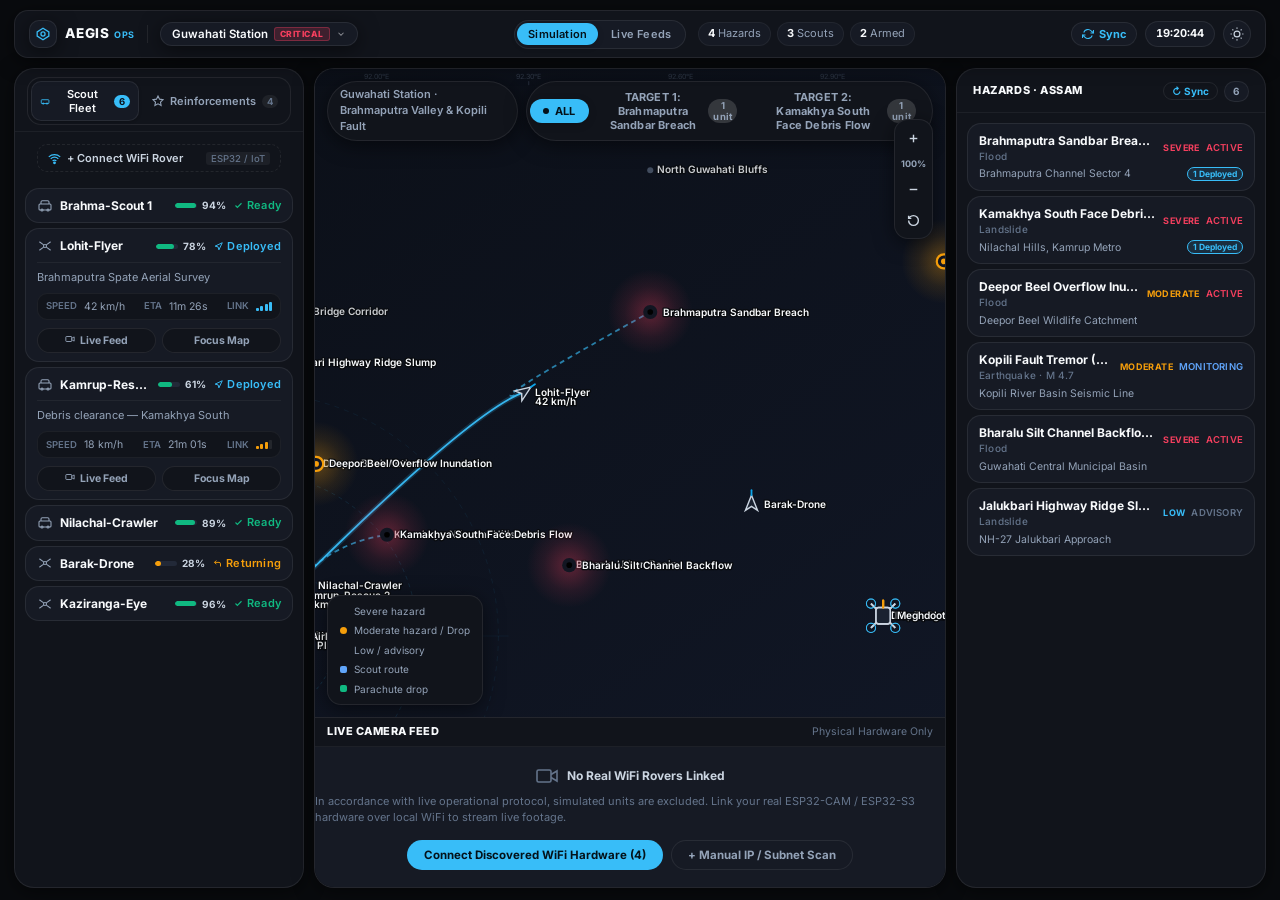
<file: index.html>
<!DOCTYPE html>
<html lang="en">

<head>
  <meta charset="UTF-8">
  <meta name="viewport" content="width=device-width, initial-scale=1.0">
  <title>AEGIS &mdash; Hazard Response &amp; Scout Rover Operations</title>
  <link rel="preconnect" href="https://fonts.googleapis.com">
  <link
    href="https://fonts.googleapis.com/css2?family=Inter:wght@400;500;600;700;800&family=IBM+Plex+Mono:wght@400;500;600;700&display=swap"
    rel="stylesheet">
  <link rel="stylesheet" href="css/dashboard.css">
</head>

<body>
  <div class="app" id="app"></div>

  <!-- Modular Scripts -->
  <script src="js/data.js"></script>
  <script src="js/helpers.js"></script>
  <script src="js/api.js"></script>
  <script src="js/telemetry.js"></script>
  <script src="js/esp32.js"></script>
  <script src="js/map.js"></script>
  <script src="js/feed.js"></script>
  <script src="js/ui.js"></script>
  <script src="js/app.js"></script>
</body>

</html>
</file>
<file: css/dashboard.css>
/* =========================================================
   AEGIS MISSION CONTROL - BENTO-GRID DESIGN SYSTEM
   Supports Light & Dark Modes with Instant Single-Click Toggle
========================================================= */

:root {
  --mono: 'Inter', -apple-system, BlinkMacSystemFont, 'Segoe UI', Roboto, sans-serif;
  --sans: 'Inter', -apple-system, BlinkMacSystemFont, 'Segoe UI', Roboto, sans-serif;
  --radius-xs: 6px;
  --radius-s: 10px;
  --radius-m: 14px;
  --radius-l: 20px;
  --radius-pill: 9999px;
  --transition: all 0.2s cubic-bezier(0.16, 1, 0.3, 1);
}

/* =========================================================
   DARK MODE TOKENS (DEFAULT)
========================================================= */
[data-theme="dark"],
:root {
  --bg-canvas: #090b0e;
  --bg-panel: #11141b;
  --bg-card: #161a24;
  --bg-card-hover: #1c2230;
  --bg-elevated: #222938;
  --bg-dark-widget: #090c12;
  --bg-pill: #1f2533;
  --bg-pill-active: #38bdf8;
  --text-pill-active: #04121a;

  --border-subtle: rgba(255, 255, 255, 0.05);
  --border-card: rgba(255, 255, 255, 0.08);
  --border-card-hover: rgba(255, 255, 255, 0.16);
  --border-focus: #38bdf8;

  --text-0: #f8fafc;
  --text-1: #cbd5e1;
  --text-2: #94a3b8;
  --text-3: #64748b;
  --text-4: #475569;

  --accent-cyan: #38bdf8;
  --accent-cyan-dim: rgba(56, 189, 248, 0.12);
  --accent-emerald: #10b981;
  --accent-emerald-dim: rgba(16, 185, 129, 0.14);
  --accent-amber: #f59e0b;
  --accent-amber-dim: rgba(245, 158, 11, 0.14);
  --accent-rose: #f43f5e;
  --accent-rose-dim: rgba(244, 63, 94, 0.14);
  --accent-blue: #60a5fa;
  --accent-blue-dim: rgba(96, 165, 250, 0.12);
  --accent-orange: #fb923c;

  --shadow-bento: 0 4px 20px rgba(0, 0, 0, 0.5);
  --shadow-float: 0 12px 36px rgba(0, 0, 0, 0.65);
  --map-bg-start: #0e121a;
  --map-bg-end: #07090d;
  --map-coast: #0a0d13;
  --map-terrain: #151b27;
  --map-depot-fill: #141a26;
}

/* =========================================================
   LIGHT MODE TOKENS (ULTRA-CLEAN BENTO REFERENCE)
========================================================= */
[data-theme="light"] {
  --bg-canvas: #f1f3f7;
  --bg-panel: #ffffff;
  --bg-card: #f8fafc;
  --bg-card-hover: #f1f5f9;
  --bg-elevated: #e2e8f0;
  --bg-dark-widget: #11141c;
  --bg-pill: #e2e8f0;
  --bg-pill-active: #0f172a;
  --text-pill-active: #ffffff;

  --border-subtle: rgba(0, 0, 0, 0.04);
  --border-card: rgba(0, 0, 0, 0.07);
  --border-card-hover: rgba(0, 0, 0, 0.14);
  --border-focus: #0284c7;

  --text-0: #090d16;
  --text-1: #334155;
  --text-2: #64748b;
  --text-3: #94a3b8;
  --text-4: #cbd5e1;

  --accent-cyan: #0284c7;
  --accent-cyan-dim: rgba(2, 132, 199, 0.1);
  --accent-emerald: #059669;
  --accent-emerald-dim: rgba(5, 150, 105, 0.12);
  --accent-amber: #d97706;
  --accent-amber-dim: rgba(217, 119, 6, 0.12);
  --accent-rose: #e11d48;
  --accent-rose-dim: rgba(225, 29, 72, 0.1);
  --accent-blue: #2563eb;
  --accent-blue-dim: rgba(37, 99, 235, 0.1);
  --accent-orange: #ea580c;

  --shadow-bento: 0 1px 3px rgba(0, 0, 0, 0.03), 0 8px 24px rgba(0, 0, 0, 0.04);
  --shadow-float: 0 16px 40px rgba(0, 0, 0, 0.12);
  --map-bg-start: #f8fafc;
  --map-bg-end: #edf2f7;
  --map-coast: #e2e8f0;
  --map-terrain: #cbd5e1;
  --map-depot-fill: #ffffff;
}

/* ---------- RESET & GLOBAL LAYOUT ---------- */
*,
*::before,
*::after {
  box-sizing: border-box;
  margin: 0;
  padding: 0;
}

html,
body {
  height: 100%;
  width: 100%;
  background: var(--bg-canvas);
  color: var(--text-1);
  font-family: var(--sans);
  font-size: 13px;
  line-height: 1.45;
  overflow: hidden;
  -webkit-font-smoothing: antialiased;
  -moz-osx-font-smoothing: grayscale;
  transition: background-color 0.25s ease, color 0.25s ease;
}

::selection {
  background: var(--accent-cyan-dim);
  color: var(--accent-cyan);
}

button {
  font-family: inherit;
  font-size: inherit;
  color: inherit;
  background: none;
  border: none;
  cursor: pointer;
  outline: none;
}

button:focus-visible,
[tabindex]:focus-visible,
input:focus-visible {
  outline: 2px solid var(--border-focus);
  outline-offset: 1px;
}

input {
  font-family: inherit;
  color: inherit;
}

::-webkit-scrollbar {
  width: 5px;
  height: 5px;
}

::-webkit-scrollbar-track {
  background: transparent;
}

::-webkit-scrollbar-thumb {
  background: var(--border-card);
  border-radius: var(--radius-pill);
}

::-webkit-scrollbar-thumb:hover {
  background: var(--text-3);
}

/* =========================================================
   APP SHELL (PADDED BENTO WRAPPER)
========================================================= */
.app {
  height: 100vh;
  display: flex;
  flex-direction: column;
  padding: 10px 14px 12px;
  gap: 10px;
  background: var(--bg-canvas);
}

/* =========================================================
   CONSOLIDATED COMMAND HEADER (48PX TACTICAL BAR)
========================================================= */
.topbar {
  display: flex;
  align-items: center;
  justify-content: space-between;
  padding: 0 14px;
  height: 48px;
  flex: 0 0 48px;
  background: var(--bg-panel);
  border: 1px solid var(--border-card);
  border-radius: var(--radius-m);
  box-shadow: var(--shadow-bento);
  z-index: 20;
  gap: 12px;
}

.topbar-left {
  display: flex;
  align-items: center;
  gap: 12px;
  flex: none;
}

.topbar-v-divider {
  width: 1px;
  height: 18px;
  background: var(--border-card);
  flex: none;
}

.brand {
  display: flex;
  align-items: center;
  gap: 8px;
}

.brand-mark {
  width: 28px;
  height: 28px;
  border-radius: var(--radius-s);
  background: var(--bg-card);
  border: 1px solid var(--border-card);
  display: flex;
  align-items: center;
  justify-content: center;
  flex: none;
  box-shadow: var(--shadow-bento);
  color: var(--accent-cyan);
}

.brand-mark svg {
  width: 14px;
  height: 14px;
}

.brand-text {
  display: flex;
  align-items: baseline;
  gap: 4px;
}

.brand-name {
  font-weight: 800;
  font-size: 13.5px;
  letter-spacing: 0.8px;
  color: var(--text-0);
  line-height: 1;
}

.brand-sub {
  font-size: 9px;
  color: var(--accent-cyan);
  letter-spacing: 0.5px;
  text-transform: uppercase;
  font-weight: 700;
}

/* ---------- CENTER NAVIGATION & STATUS CHIPS ---------- */
.topbar-center {
  display: flex;
  align-items: center;
  gap: 12px;
  min-width: 0;
}

.mode-switch {
  display: flex;
  align-items: center;
  background: var(--bg-card);
  border: 1px solid var(--border-card);
  border-radius: var(--radius-pill);
  padding: 2.5px;
  gap: 2px;
  flex: none;
}

.mode-switch button {
  display: flex;
  align-items: center;
  gap: 5px;
  padding: 4px 11px;
  border-radius: var(--radius-pill);
  font-size: 11px;
  font-weight: 600;
  color: var(--text-2);
  letter-spacing: 0.2px;
  transition: var(--transition);
}

.mode-switch button:hover {
  color: var(--text-0);
}

.mode-switch button.active {
  background: var(--bg-pill-active);
  color: var(--text-pill-active);
  box-shadow: 0 2px 6px rgba(0, 0, 0, 0.15);
}

.mode-switch button.live-active {
  background: var(--accent-amber);
  color: #ffffff;
  box-shadow: 0 2px 6px rgba(245, 158, 11, 0.3);
}

.mode-switch .dot {
  width: 5px;
  height: 5px;
  border-radius: 50%;
  background: var(--text-3);
  flex: none;
}

.mode-switch button.active .dot {
  background: var(--text-pill-active);
}

.mode-switch button.live-active .dot {
  background: #ffffff;
}

.topbar-telemetry-strip {
  display: flex;
  align-items: center;
  gap: 6px;
  overflow: hidden;
}

.topbar-chip {
  display: inline-flex;
  align-items: center;
  gap: 5px;
  padding: 3px 9px;
  background: var(--bg-card);
  border: 1px solid var(--border-subtle);
  border-radius: var(--radius-pill);
  font-size: 11px;
  color: var(--text-2);
  white-space: nowrap;
  user-select: none;
}

.topbar-chip b {
  color: var(--text-0);
  font-weight: 700;
  font-family: var(--mono);
}

.topbar-chip.chip-live {
  background: var(--accent-emerald-dim);
  border-color: var(--accent-emerald);
  color: var(--accent-emerald);
  font-weight: 600;
}

.chip-dot {
  width: 5px;
  height: 5px;
  border-radius: 50%;
  flex: none;
}

.dot-amber {
  background: var(--accent-amber);
  box-shadow: 0 0 5px rgba(245, 158, 11, 0.4);
}

.dot-cyan {
  background: var(--accent-cyan);
  box-shadow: 0 0 5px rgba(56, 189, 248, 0.4);
}

.dot-emerald {
  background: var(--accent-emerald);
  box-shadow: 0 0 5px rgba(16, 185, 129, 0.4);
}

/* ---------- TOPBAR RIGHT CONTROLS ---------- */
.topbar-right {
  display: flex;
  align-items: center;
  gap: 8px;
  flex: none;
}

.topbar-sync-btn {
  display: inline-flex;
  align-items: center;
  gap: 5px;
  padding: 4px 10px;
  background: var(--bg-card);
  border: 1px solid var(--border-card);
  border-radius: var(--radius-pill);
  font-size: 11px;
  font-weight: 700;
  color: var(--accent-cyan);
  transition: var(--transition);
}

.topbar-sync-btn:hover {
  background: var(--accent-cyan-dim);
  border-color: var(--accent-cyan);
  transform: translateY(-1px);
}

.topbar-clock {
  display: flex;
  align-items: center;
  gap: 6px;
  background: var(--bg-card);
  border: 1px solid var(--border-card);
  border-radius: var(--radius-pill);
  padding: 4px 10px;
  font-family: var(--mono);
  font-size: 11px;
  color: var(--text-2);
  font-variant-numeric: tabular-nums;
}

.tc-dot {
  width: 5px;
  height: 5px;
  border-radius: 50%;
  background: var(--accent-emerald);
  box-shadow: 0 0 5px var(--accent-emerald);
}

.topbar-clock b {
  color: var(--text-0);
  font-weight: 700;
}

/* ---------- THEME TOGGLE BUTTON (SINGLE CLICK) ---------- */
.theme-toggle-btn {
  display: flex;
  align-items: center;
  justify-content: center;
  width: 28px;
  height: 28px;
  border-radius: var(--radius-pill);
  background: var(--bg-card);
  border: 1px solid var(--border-card);
  color: var(--text-1);
  transition: var(--transition);
}

.theme-toggle-btn:hover {
  background: var(--bg-card-hover);
  color: var(--text-0);
  border-color: var(--border-card-hover);
  transform: scale(1.05);
}

.theme-toggle-btn svg {
  width: 14px;
  height: 14px;
  transition: transform 0.3s ease;
}

.theme-toggle-btn:hover svg {
  transform: rotate(25deg);
}

/* =========================================================
   MAIN BENTO THREE-COLUMN GRID
========================================================= */
.main {
  flex: 1;
  display: grid;
  grid-template-columns: 290px 1fr 310px;
  gap: 10px;
  min-height: 0;
}

.col {
  min-height: 0;
  display: flex;
  flex-direction: column;
  background: var(--bg-panel);
  border: 1px solid var(--border-card);
  border-radius: var(--radius-l);
  box-shadow: var(--shadow-bento);
  overflow: hidden;
}

.col-header {
  padding: 12px 16px 10px;
  border-bottom: 1px solid var(--border-subtle);
  display: flex;
  align-items: center;
  justify-content: space-between;
  flex: none;
}

.col-title {
  font-size: 11px;
  font-weight: 800;
  letter-spacing: 0.6px;
  text-transform: uppercase;
  color: var(--text-0);
}

.col-count {
  font-family: var(--mono);
  font-size: 10px;
  font-weight: 700;
  color: var(--text-2);
  background: var(--bg-card);
  padding: 2px 8px;
  border-radius: var(--radius-pill);
  border: 1px solid var(--border-card);
}

.col-body {
  flex: 1;
  overflow-y: auto;
  padding: 10px;
}

/* =========================================================
   BENTO ROVER TILES (FLEET ROSTER)
========================================================= */
.rover-card {
  border: 1px solid var(--border-card);
  background: var(--bg-card);
  border-radius: var(--radius-m);
  padding: 8px 11px;
  margin-bottom: 5px;
  cursor: pointer;
  transition: all 0.2s cubic-bezier(0.16, 1, 0.3, 1);
}

.rover-card:hover {
  border-color: var(--border-card-hover);
  background: var(--bg-card-hover);
  transform: translateY(-1px);
}

.rover-card.selected {
  border-color: var(--border-focus);
  background: var(--bg-panel);
  box-shadow: 0 0 12px rgba(56, 189, 248, 0.15);
}

.rover-card.compact-card .rover-top {
  margin-bottom: 0;
}

.rover-card.compact-card.expanded .rover-top {
  margin-bottom: 7px;
}

.rover-top {
  display: flex;
  align-items: center;
  justify-content: space-between;
  gap: 8px;
}

.rover-id {
  display: flex;
  align-items: center;
  gap: 7px;
  min-width: 0;
}

.rover-type-icon {
  width: 16px;
  height: 16px;
  flex: none;
  display: flex;
  align-items: center;
  justify-content: center;
  color: var(--text-2);
}

.rover-name {
  font-weight: 700;
  font-size: 12px;
  color: var(--text-0);
  white-space: nowrap;
  overflow: hidden;
  text-overflow: ellipsis;
}

.rover-compact-right {
  display: flex;
  align-items: center;
  gap: 8px;
  flex: none;
}

.rover-batt-compact {
  display: flex;
  align-items: center;
  gap: 5px;
  font-size: 10px;
  font-family: var(--mono);
  color: var(--text-2);
}

.batt-text {
  font-weight: 700;
  color: var(--text-1);
}

.rover-payload-tag {
  display: inline-block;
  font-size: 9px;
  font-weight: 700;
  padding: 1px 5px;
  border-radius: var(--radius-pill);
  margin-left: 4px;
  vertical-align: middle;
  line-height: 1.2;
}

.rover-payload-tag.armed {
  background: var(--accent-emerald-dim);
  color: var(--accent-emerald);
  border: 1px solid var(--accent-emerald);
}

.rover-payload-tag.empty {
  background: var(--bg-panel);
  color: var(--text-3);
  border: 1px solid var(--border-subtle);
}

.rover-expanded-body {
  margin-top: 7px;
  padding-top: 7px;
  border-top: 1px solid var(--border-subtle);
  animation: fadeInExpand 0.2s cubic-bezier(0.16, 1, 0.3, 1);
}

@keyframes fadeInExpand {
  from {
    opacity: 0;
    transform: translateY(-3px);
  }

  to {
    opacity: 1;
    transform: translateY(0);
  }
}

/* ---------- ROVER STATUS (IN-AIR CLEAN TEXT) ---------- */
.rover-badge {
  display: inline-flex;
  align-items: center;
  gap: 4px;
  font-size: 11px;
  font-weight: 600;
  letter-spacing: 0.2px;
  padding: 0;
  background: transparent;
  border: none;
  box-shadow: none;
  white-space: nowrap;
  line-height: 1;
}

.rover-badge svg {
  flex: none;
}

.badge-ready {
  color: var(--accent-emerald);
}

.badge-deployed {
  color: var(--accent-cyan);
}

.badge-returning {
  color: var(--accent-amber);
}

.badge-offline,
.badge-unavailable {
  color: var(--text-3);
}

.rover-meta {
  font-size: 11px;
  color: var(--text-2);
  margin-bottom: 8px;
  line-height: 1.35;
}

.rover-stats {
  display: flex;
  align-items: center;
  justify-content: space-between;
  font-size: 10.5px;
  color: var(--text-2);
  background: var(--bg-panel);
  padding: 5px 8px;
  border-radius: var(--radius-s);
  border: 1px solid var(--border-subtle);
}

.stat-sub {
  font-size: 9.5px;
  color: var(--text-3);
  font-weight: 600;
  margin-right: 2px;
}

.rover-stat {
  display: flex;
  align-items: center;
  gap: 5px;
}

.rover-empty-live {
  display: flex;
  flex-direction: column;
  align-items: center;
  justify-content: center;
  padding: 32px 14px;
  background: var(--bg-card);
  border: 1px dashed var(--border-card);
  border-radius: var(--radius-m);
  margin: 12px;
  text-align: center;
}

.wifi-empty-icon {
  width: 48px;
  height: 48px;
  border-radius: 50%;
  background: var(--bg-panel);
  border: 1px solid var(--border-card);
  display: flex;
  align-items: center;
  justify-content: center;
  color: var(--accent-cyan);
  box-shadow: var(--shadow-bento);
}

.batt-track {
  width: 22px;
  height: 5px;
  border-radius: var(--radius-pill);
  padding: 0;
  display: inline-flex;
  background: var(--bg-elevated);
  overflow: hidden;
}

.batt-fill {
  height: 100%;
  border-radius: var(--radius-pill);
  background: var(--accent-emerald);
}

.batt-fill.low {
  background: var(--accent-rose);
}

.batt-fill.mid {
  background: var(--accent-amber);
}

.conn-pips {
  display: flex;
  gap: 1.5px;
  align-items: flex-end;
  height: 9px;
}

.conn-pips i {
  width: 3px;
  background: var(--border-card);
  border-radius: 1px;
  display: block;
}

.conn-pips i:nth-child(1) {
  height: 3px;
}

.conn-pips i:nth-child(2) {
  height: 5px;
}

.conn-pips i:nth-child(3) {
  height: 7px;
}

.conn-pips i:nth-child(4) {
  height: 9px;
}

.conn-pips.strong i {
  background: var(--accent-cyan);
}

.conn-pips.moderate i:nth-child(-n+3) {
  background: var(--accent-amber);
}

.conn-pips.weak i:nth-child(-n+1) {
  background: var(--accent-rose);
}

.conn-pips.none i {
  background: var(--border-card);
}

.rover-actions {
  display: flex;
  gap: 6px;
  margin-top: 8px;
}

.mini-btn {
  flex: 1;
  font-size: 10.5px;
  font-weight: 700;
  padding: 5px 10px;
  border-radius: var(--radius-pill);
  background: var(--bg-panel);
  border: 1px solid var(--border-card);
  color: var(--text-2);
  transition: var(--transition);
  text-align: center;
}

.mini-btn:hover {
  color: var(--text-0);
  border-color: var(--border-card-hover);
  background: var(--bg-card-hover);
}

.mini-btn.feed-on {
  background: var(--accent-cyan-dim);
  color: var(--accent-cyan);
  border-color: var(--accent-cyan);
}

/* =========================================================
   BENTO HAZARD CARDS
========================================================= */
/* =========================================================
   BENTO HAZARD CARDS (COMPACT PROGRESSIVE DISCLOSURE)
========================================================= */
.hazard-card {
  border: 1px solid var(--border-card);
  background: var(--bg-card);
  border-radius: var(--radius-m);
  margin-bottom: 5px;
  overflow: hidden;
  transition: all 0.2s cubic-bezier(0.16, 1, 0.3, 1);
}

.hazard-card:hover {
  border-color: var(--border-card-hover);
  background: var(--bg-card-hover);
  transform: translateY(-1px);
}

.hazard-card.selected {
  border-color: var(--accent-amber);
  box-shadow: 0 0 12px rgba(245, 158, 11, 0.15);
  background: var(--bg-panel);
}

.hazard-head {
  padding: 8px 11px;
  cursor: pointer;
}

.hazard-top {
  display: flex;
  align-items: center;
  justify-content: space-between;
  gap: 8px;
  margin-bottom: 3px;
}

.hazard-id {
  display: flex;
  align-items: center;
  gap: 8px;
  min-width: 0;
  flex: 1;
}

.hazard-name {
  font-weight: 700;
  font-size: 12px;
  color: var(--text-0);
  white-space: nowrap;
  overflow: hidden;
  text-overflow: ellipsis;
}

.source-tag {
  font-size: 9px;
  color: var(--accent-cyan);
  font-weight: 700;
  margin-left: 4px;
  padding: 0;
  background: transparent;
  border: none;
  display: inline-block;
}

.hazard-type {
  font-size: 10px;
  color: var(--text-3);
  letter-spacing: 0.2px;
  font-weight: 500;
}

.hazard-badge-row {
  display: flex;
  align-items: center;
  gap: 6px;
  flex: none;
}

.hazard-sev-badge {
  font-size: 9px;
  font-weight: 700;
  letter-spacing: 0.4px;
  padding: 0;
  background: transparent;
  border: none;
  text-transform: uppercase;
}

.hazard-sev-badge.sev-severe {
  color: var(--accent-rose);
}

.hazard-sev-badge.sev-moderate {
  color: var(--accent-amber);
}

.hazard-sev-badge.sev-low {
  color: var(--accent-cyan);
}

.hazard-status-pill {
  font-size: 9.5px;
  font-weight: 600;
  letter-spacing: 0.2px;
  text-transform: uppercase;
  padding: 0;
  background: transparent;
  border: none;
  white-space: nowrap;
}

.status-active {
  color: var(--accent-rose);
}

.status-watch {
  color: var(--accent-amber);
}

.status-monitoring {
  color: var(--accent-blue);
}

.status-advisory {
  color: var(--text-3);
}

.status-contained {
  color: var(--accent-emerald);
}

.hazard-loc-row {
  display: flex;
  align-items: center;
  justify-content: space-between;
  gap: 6px;
  margin-top: 1px;
}

.hazard-loc {
  font-size: 10.5px;
  color: var(--text-2);
  white-space: nowrap;
  overflow: hidden;
  text-overflow: ellipsis;
}

.hz-assigned-chip {
  display: inline-flex;
  align-items: center;
  font-size: 8.5px;
  font-weight: 700;
  color: var(--accent-cyan);
  background: var(--accent-cyan-dim);
  border: 1px solid var(--accent-cyan);
  padding: 1px 5px;
  border-radius: var(--radius-pill);
  line-height: 1.2;
  flex: none;
}

.hazard-expanded-body {
  padding: 0 11px 9px;
  border-top: 1px solid var(--border-subtle);
  background: var(--bg-panel);
  animation: fadeInExpand 0.2s cubic-bezier(0.16, 1, 0.3, 1);
}

.hazard-detail-grid {
  display: grid;
  grid-template-columns: repeat(2, 1fr);
  gap: 6px;
  margin: 7px 0;
}

.detail-field label {
  display: block;
  font-size: 9px;
  color: var(--text-3);
  text-transform: uppercase;
  letter-spacing: 0.4px;
  margin-bottom: 2px;
}

.detail-field span {
  font-size: 11.5px;
  color: var(--text-0);
  font-family: var(--mono);
  font-weight: 600;
}

.deploy-btn {
  width: 100%;
  padding: 8px 12px;
  border-radius: var(--radius-pill);
  font-weight: 700;
  font-size: 11.5px;
  letter-spacing: 0.3px;
  background: var(--accent-cyan);
  color: #ffffff;
  transition: var(--transition);
}

[data-theme="dark"] .deploy-btn {
  background: var(--accent-cyan);
  color: #04121a;
}

.deploy-btn:hover {
  filter: brightness(1.08);
  box-shadow: 0 4px 14px rgba(56, 189, 248, 0.35);
  transform: translateY(-1px);
}

.deploy-btn:disabled {
  background: var(--bg-elevated);
  color: var(--text-3);
  cursor: not-allowed;
  filter: none;
  box-shadow: none;
  transform: none;
}

.assigned-note {
  font-size: 11px;
  color: var(--accent-cyan);
  margin-top: 8px;
  font-weight: 600;
  display: flex;
  align-items: center;
  gap: 6px;
}

/* Hazard Inline Deployment Section */
.hazard-deploy-section {
  margin-top: 10px;
  padding-top: 9px;
  border-top: 1px solid var(--border-subtle);
}

.hds-header {
  display: flex;
  align-items: center;
  justify-content: space-between;
  margin-bottom: 7px;
}

.hds-title {
  font-size: 10.5px;
  font-weight: 700;
  color: var(--text-2);
}

.hds-link-all {
  font-size: 10px;
  font-weight: 700;
  color: var(--accent-cyan);
  background: transparent;
  border: none;
  cursor: pointer;
  padding: 0;
}

.hds-link-all:hover {
  text-decoration: underline;
}

.hds-rovers-list {
  display: flex;
  flex-direction: column;
  gap: 5px;
  margin-bottom: 9px;
}

.hds-rover-row {
  display: flex;
  align-items: center;
  justify-content: space-between;
  padding: 5px 8px;
  background: var(--bg-card);
  border: 1px solid var(--border-subtle);
  border-radius: var(--radius-s);
  transition: all 0.15s ease;
}

.hds-rover-row:hover {
  border-color: var(--border-card);
  background: var(--bg-panel);
}

.hds-rover-info {
  display: flex;
  align-items: center;
  gap: 7px;
  min-width: 0;
  flex: 1;
}

.hds-r-name {
  font-size: 11px;
  font-weight: 700;
  color: var(--text-0);
  white-space: nowrap;
  overflow: hidden;
  text-overflow: ellipsis;
}

.hds-r-meta {
  font-size: 9.5px;
  color: var(--text-3);
}

.hds-deploy-single-btn {
  padding: 3px 8px !important;
  font-size: 10px !important;
  font-weight: 700 !important;
  background: var(--accent-cyan) !important;
  color: #0b0f17 !important;
  border: none !important;
  border-radius: var(--radius-pill) !important;
  cursor: pointer !important;
  flex: none !important;
  transition: all 0.15s ease !important;
}

.hds-deploy-single-btn:hover {
  background: #38bdf8 !important;
}

.hds-empty-notice {
  font-size: 10px;
  color: var(--text-3);
  padding: 6px 4px;
}

.hds-footer-btns {
  display: flex;
  gap: 6px;
}

/* =========================================================
   CENTER / BENTO MAP & VIEWPORT
========================================================= */
.col-center {
  min-height: 0;
  display: flex;
  flex-direction: column;
  background: var(--bg-panel);
  border: 1px solid var(--border-card);
  border-radius: var(--radius-l);
  box-shadow: var(--shadow-bento);
  overflow: hidden;
  height: 100%;
}

.map-wrap {
  flex: 1 1 auto;
  position: relative;
  min-height: 240px;
  background: var(--map-bg-start);
  overflow: hidden;
  cursor: grab;
  user-select: none;
  touch-action: none;
}

.map-wrap.panning {
  cursor: grabbing !important;
}

.map-controls {
  position: absolute;
  top: 50px;
  right: 12px;
  z-index: 10;
  display: flex;
  flex-direction: column;
  align-items: center;
  background: var(--bg-panel);
  border: 1px solid var(--border-card);
  backdrop-filter: blur(12px);
  border-radius: var(--radius-m);
  padding: 4px;
  gap: 3px;
  box-shadow: var(--shadow-bento);
}

.map-ctrl-btn {
  width: 28px;
  height: 28px;
  display: flex;
  align-items: center;
  justify-content: center;
  background: transparent;
  border: 1px solid transparent;
  border-radius: var(--radius-s);
  color: var(--text-1);
  cursor: pointer;
  transition: var(--transition);
}

.map-ctrl-btn:hover {
  background: var(--bg-pill-active);
  color: var(--text-0);
  border-color: var(--border-card);
}

.map-ctrl-btn:active {
  transform: scale(0.92);
}

.map-zoom-val {
  font-family: var(--mono);
  font-size: 9px;
  font-weight: 700;
  color: var(--text-2);
  padding: 2px 2px;
  user-select: none;
}

.map-toolbar {
  position: absolute;
  top: 12px;
  left: 12px;
  right: 12px;
  z-index: 10;
  display: flex;
  align-items: center;
  justify-content: space-between;
  gap: 8px;
  pointer-events: none;
}

.map-toolbar>* {
  pointer-events: auto;
}

.map-chip {
  background: var(--bg-panel);
  border: 1px solid var(--border-card);
  backdrop-filter: blur(10px);
  padding: 5px 12px;
  border-radius: var(--radius-pill);
  font-size: 11px;
  color: var(--text-2);
  display: flex;
  align-items: center;
  gap: 7px;
  font-weight: 600;
  box-shadow: var(--shadow-bento);
}

/* ---------- BENTO MULTI-TARGET SELECTOR ---------- */
.map-view-selector {
  display: flex;
  align-items: center;
  background: var(--bg-panel);
  border: 1px solid var(--border-card);
  backdrop-filter: blur(12px);
  border-radius: var(--radius-pill);
  padding: 3px;
  gap: 2px;
  box-shadow: var(--shadow-bento);
}

.map-view-btn {
  display: flex;
  align-items: center;
  gap: 6px;
  padding: 4px 12px;
  border-radius: var(--radius-pill);
  font-size: 11px;
  font-weight: 700;
  color: var(--text-2);
  letter-spacing: 0.2px;
  transition: var(--transition);
  border: 1px solid transparent;
}

.map-view-btn:hover {
  color: var(--text-0);
}

.map-view-btn.active {
  background: var(--bg-pill-active);
  color: var(--text-pill-active);
  box-shadow: 0 2px 8px rgba(0, 0, 0, 0.15);
}

.map-view-btn.active.target-btn {
  background: var(--accent-amber);
  color: #ffffff;
  box-shadow: 0 2px 8px rgba(245, 158, 11, 0.3);
}

.map-view-btn .target-dot {
  width: 6px;
  height: 6px;
  border-radius: 50%;
  background: var(--text-3);
  flex: none;
}

.map-view-btn.active .target-dot {
  background: var(--text-pill-active);
}

.map-view-btn.active.target-btn .target-dot {
  background: #ffffff;
}

.map-view-btn .rover-cnt {
  font-family: var(--mono);
  font-size: 9.5px;
  padding: 1px 5px;
  border-radius: var(--radius-pill);
  background: rgba(0, 0, 0, 0.15);
}

[data-theme="dark"] .map-view-btn .rover-cnt {
  background: rgba(255, 255, 255, 0.15);
}

/* ---------- BENTO TARGET HUD OVERLAY CARD (INSET WIDGET) ---------- */
.target-hud-overlay {
  position: absolute;
  top: 52px;
  left: 12px;
  z-index: 10;
  background: var(--bg-dark-widget);
  color: #f8fafc;
  border: 1px solid rgba(255, 255, 255, 0.1);
  backdrop-filter: blur(14px);
  border-radius: var(--radius-m);
  padding: 12px 14px;
  min-width: 270px;
  max-width: 320px;
  box-shadow: var(--shadow-float);
  display: flex;
  flex-direction: column;
  gap: 8px;
}

.target-hud-header {
  display: flex;
  flex-direction: column;
  gap: 3px;
  border-bottom: 1px solid rgba(255, 255, 255, 0.1);
  padding-bottom: 6px;
}

.target-hud-title {
  font-size: 12.5px;
  font-weight: 800;
  letter-spacing: 0.3px;
  color: #f8fafc;
  white-space: nowrap;
  overflow: hidden;
  text-overflow: ellipsis;
}

.target-hud-sub {
  display: flex;
  align-items: center;
  gap: 6px;
  font-size: 9.5px;
}

.target-hud-badge {
  font-weight: 700;
  letter-spacing: 0.4px;
  text-transform: uppercase;
  padding: 0;
  background: transparent;
  border: none;
}

.target-hud-badge.severe {
  color: #fda4af;
}

.target-hud-badge.moderate {
  color: #fde68a;
}

.target-hud-badge.low {
  color: #bae6fd;
}

.target-hud-source {
  color: #94a3b8;
  font-family: var(--mono);
  font-size: 9px;
  margin-left: auto;
}

.target-hud-grid {
  display: grid;
  grid-template-columns: 1fr 1fr;
  gap: 6px 12px;
}

.target-hud-item {
  display: flex;
  flex-direction: column;
}

.target-hud-label {
  font-size: 9px;
  color: #94a3b8;
  text-transform: uppercase;
  letter-spacing: 0.4px;
}

.target-hud-val {
  font-family: var(--mono);
  font-size: 11px;
  font-weight: 700;
  color: #f8fafc;
}

.target-hud-progress {
  width: 100%;
  height: 5px;
  background: rgba(255, 255, 255, 0.1);
  border-radius: var(--radius-pill);
  overflow: hidden;
  margin-top: 4px;
}

.target-hud-progress-fill {
  height: 100%;
  background: linear-gradient(90deg, #38bdf8, #f59e0b);
  border-radius: var(--radius-pill);
  transition: width 0.2s ease;
}

/* ---------- MAP LEGEND ---------- */
.map-legend {
  position: absolute;
  bottom: 12px;
  left: 12px;
  z-index: 5;
  background: var(--bg-panel);
  border: 1px solid var(--border-card);
  backdrop-filter: blur(10px);
  border-radius: var(--radius-m);
  padding: 8px 12px;
  font-size: 10px;
  color: var(--text-2);
  display: flex;
  flex-direction: column;
  gap: 5px;
  box-shadow: var(--shadow-bento);
}

.map-legend .lg-row {
  display: flex;
  align-items: center;
  gap: 7px;
}

.lg-swatch {
  width: 7px;
  height: 7px;
  border-radius: 50%;
  flex: none;
}

/* ---------- SVG MAP CANVAS ---------- */
svg.map-svg {
  position: absolute;
  top: 0;
  left: 0;
  width: 100%;
  height: 100%;
  display: block;
}

.terrain-line {
  fill: none;
  stroke-width: 1;
}

.marker {
  cursor: pointer;
}

.route-path {
  fill: none;
  stroke-width: 1.8;
  stroke-dasharray: 5 4;
  opacity: 0.85;
}

.route-path.highlighted {
  stroke-width: 2.4;
  opacity: 1;
}

.marker-label {
  font-family: var(--sans);
  font-size: 10px;
  font-weight: 600;
  pointer-events: none;
  fill: var(--text-0);
  paint-order: stroke fill;
  stroke: var(--bg-canvas);
  stroke-width: 2.5px;
  stroke-linejoin: round;
}

.hazard-evac-zone {
  opacity: 0.55;
  transform-origin: center;
}

.compass-rose text,
.scale-bar text,
.radar-group text {
  user-select: none;
  pointer-events: none;
}

.map-landmark {
  pointer-events: none;
}

.map-depot-marker {
  cursor: default;
}

[data-theme="dark"] .marker-label {
  fill: #f8fafc;
  stroke: #090b0e;
}

[data-theme="light"] .marker-label {
  fill: #0f172a;
  stroke: #ffffff;
}

.rover-info-panel {
  position: absolute;
  bottom: 12px;
  right: 12px;
  z-index: 6;
  width: 240px;
  background: var(--bg-panel);
  border: 1px solid var(--border-card);
  backdrop-filter: blur(12px);
  border-radius: var(--radius-m);
  padding: 12px;
  display: none;
  box-shadow: var(--shadow-float);
}

.rover-info-panel.show {
  display: block;
}

.rip-head {
  display: flex;
  align-items: center;
  justify-content: space-between;
  margin-bottom: 8px;
}

.rip-head b {
  font-size: 12.5px;
  color: var(--text-0);
}

.rip-close {
  color: var(--text-3);
  font-size: 14px;
  line-height: 1;
  padding: 2px;
}

.rip-close:hover {
  color: var(--text-0);
}

.rip-grid {
  display: grid;
  grid-template-columns: 1fr 1fr;
  gap: 8px;
  margin-bottom: 10px;
}

.rip-grid .detail-field span {
  font-size: 11px;
}

.livefeed {
  flex: 0 0 310px;
  height: 310px;
  min-height: 260px;
  max-height: 420px;
  border-top: 1px solid var(--border-card);
  background: var(--bg-panel);
  display: flex;
  flex-direction: column;
  overflow: hidden;
  position: relative;
  transition: flex 0.2s ease, height 0.2s ease;
}

.livefeed.livefeed-idle {
  flex: 0 0 170px;
  height: 170px;
  min-height: 150px;
  max-height: 190px;
}

.livefeed.livefeed-grid-mode {
  flex: 0 0 340px;
  height: 340px;
  min-height: 290px;
  max-height: 440px;
}

.livefeed.livefeed-expanded {
  flex: 1 1 70% !important;
  height: 100% !important;
  min-height: 460px !important;
  max-height: none !important;
}

.lf-header {
  display: flex;
  align-items: center;
  justify-content: space-between;
  padding: 6px 12px;
  border-bottom: 1px solid var(--border-subtle);
  flex: none;
}

.lf-title {
  font-size: 11px;
  font-weight: 800;
  letter-spacing: 0.5px;
  text-transform: uppercase;
  display: flex;
  align-items: center;
  gap: 7px;
  color: var(--text-0);
}

.rec-dot {
  width: 6px;
  height: 6px;
  border-radius: 50%;
  background: var(--accent-rose);
}

.rec-dot-idle {
  width: 6px;
  height: 6px;
  border-radius: 50%;
  background: var(--text-3);
}

.lf-close {
  font-size: 10px;
  color: var(--text-3);
  font-weight: 700;
  padding: 2px 8px;
  border-radius: var(--radius-pill);
  border: 1px solid var(--border-card);
}

.lf-close:hover {
  color: var(--text-0);
  border-color: var(--border-card-hover);
}

.lf-body {
  flex: 1;
  position: relative;
  min-height: 0;
  background: #030508;
  overflow: hidden;
}

.lf-empty {
  flex: 1;
  display: flex;
  flex-direction: column;
  align-items: center;
  justify-content: center;
  gap: 6px;
  color: var(--text-3);
  height: 100%;
  background: var(--bg-card);
}

.lf-empty svg {
  width: 24px;
  height: 24px;
  color: var(--text-3);
}

.lf-empty .es-title {
  font-size: 12px;
  color: var(--text-1);
  font-weight: 700;
}

.lf-empty .es-sub {
  font-size: 11px;
  color: var(--text-3);
}

.feed-canvas {
  position: absolute;
  inset: 0;
  width: 100%;
  height: 100%;
  display: block;
  z-index: 1;
}

.lf-overlay {
  position: absolute;
  inset: 0;
  pointer-events: none;
  padding: 8px 10px;
  display: flex;
  flex-direction: column;
  justify-content: space-between;
}

.lf-ov-row {
  display: flex;
  justify-content: space-between;
  align-items: flex-start;
}

.lf-tag {
  font-family: var(--mono);
  font-size: 9.5px;
  color: #bae6fd;
  background: rgba(8, 12, 18, 0.75);
  padding: 2px 7px;
  border-radius: var(--radius-xs);
  letter-spacing: 0.3px;
  border: 1px solid rgba(56, 189, 248, 0.2);
}

.lf-crosshair {
  position: absolute;
  top: 50%;
  left: 50%;
  width: 28px;
  height: 28px;
  transform: translate(-50%, -50%);
  opacity: 0.5;
}

.lf-crosshair::before,
.lf-crosshair::after {
  content: "";
  position: absolute;
  background: #bae6fd;
}

.lf-crosshair::before {
  width: 100%;
  height: 1px;
  top: 50%;
  left: 0;
}

.lf-crosshair::after {
  height: 100%;
  width: 1px;
  left: 50%;
  top: 0;
}

/* =========================================================
   DEPLOY MODAL DIALOG
========================================================= */
.modal-overlay {
  position: fixed;
  inset: 0;
  background: rgba(4, 6, 9, 0.6);
  backdrop-filter: blur(10px);
  z-index: 50;
  display: none;
  align-items: center;
  justify-content: center;
}

.modal-overlay.show {
  display: flex;
}

.modal {
  width: 420px;
  max-height: 80vh;
  display: flex;
  flex-direction: column;
  background: var(--bg-panel);
  border: 1px solid var(--border-card);
  border-radius: var(--radius-l);
  box-shadow: var(--shadow-float);
}

.modal-header {
  padding: 16px 18px 12px;
  border-bottom: 1px solid var(--border-subtle);
}

.modal-header .mh-title {
  font-size: 14.5px;
  font-weight: 800;
  margin-bottom: 3px;
  color: var(--text-0);
}

.modal-header .mh-sub {
  font-size: 11.5px;
  color: var(--text-2);
}

.modal-body {
  padding: 12px 18px;
  overflow-y: auto;
  flex: 1;
}

.deploy-row {
  display: flex;
  align-items: center;
  gap: 10px;
  padding: 9px 12px;
  border-radius: var(--radius-m);
  border: 1px solid var(--border-card);
  margin-bottom: 6px;
  cursor: pointer;
  background: var(--bg-card);
  transition: var(--transition);
}

.deploy-row:hover {
  border-color: var(--border-card-hover);
  background: var(--bg-card-hover);
}

.deploy-row.checked {
  border-color: var(--accent-cyan);
  background: var(--accent-cyan-dim);
}

.deploy-row .chk {
  width: 16px;
  height: 16px;
  border: 1.5px solid var(--text-3);
  border-radius: var(--radius-xs);
  flex: none;
  display: flex;
  align-items: center;
  justify-content: center;
}

.deploy-row.checked .chk {
  background: var(--accent-cyan);
  border-color: var(--accent-cyan);
}

.deploy-row .chk svg {
  width: 10px;
  height: 10px;
  display: none;
}

.deploy-row.checked .chk svg {
  display: block;
}

.deploy-row .dr-name {
  font-weight: 700;
  font-size: 12px;
  flex: 1;
  color: var(--text-0);
}

.deploy-row .dr-meta {
  font-size: 10.5px;
  color: var(--text-3);
  font-family: var(--mono);
}

.modal-footer {
  padding: 12px 18px;
  border-top: 1px solid var(--border-subtle);
  display: flex;
  gap: 8px;
  align-items: center;
}

.btn {
  padding: 7px 16px;
  border-radius: var(--radius-pill);
  font-weight: 700;
  font-size: 11.5px;
  border: 1px solid var(--border-card);
  color: var(--text-2);
  background: var(--bg-card);
  transition: var(--transition);
}

.btn:hover {
  color: var(--text-0);
  border-color: var(--border-card-hover);
  background: var(--bg-card-hover);
}

.btn-primary {
  background: var(--bg-pill-active);
  color: var(--text-pill-active);
  border-color: transparent;
}

.btn-primary:hover {
  filter: brightness(1.08);
  box-shadow: 0 4px 14px rgba(0, 0, 0, 0.2);
}

.btn-primary:disabled {
  background: var(--bg-elevated);
  color: var(--text-3);
  border-color: var(--border-card);
  cursor: not-allowed;
  filter: none;
  box-shadow: none;
}

.link-all {
  font-size: 11px;
  color: var(--accent-cyan);
  font-weight: 700;
  margin-left: auto;
}

.link-all:hover {
  text-decoration: underline;
}

.confirm-summary {
  background: var(--bg-card);
  border: 1px solid var(--border-subtle);
  border-radius: var(--radius-m);
  padding: 10px 12px;
  margin-top: 6px;
  font-size: 11.5px;
  color: var(--text-2);
  line-height: 1.5;
}

.confirm-summary b {
  color: var(--text-0);
}

/* =========================================================
   STANDBY & LIVE BANNERS
========================================================= */
.disconnected-card {
  border: 1px dashed var(--border-card);
  border-radius: var(--radius-m);
  padding: 14px;
  margin-bottom: 8px;
  display: flex;
  align-items: center;
  gap: 10px;
  background: var(--bg-card);
}

.dc-icon {
  width: 32px;
  height: 32px;
  border-radius: var(--radius-pill);
  background: var(--bg-panel);
  display: flex;
  align-items: center;
  justify-content: center;
  flex: none;
  color: var(--text-3);
}

.dc-title {
  font-size: 12px;
  font-weight: 700;
  color: var(--text-0);
}

.dc-sub {
  font-size: 10.5px;
  color: var(--text-3);
}

.dc-btn {
  margin-left: auto;
  font-size: 10px;
  font-weight: 700;
  padding: 4px 10px;
  border-radius: var(--radius-pill);
  border: 1px solid var(--border-card);
  color: var(--text-3);
  flex: none;
}

.live-banner {
  background: var(--accent-amber-dim);
  border: 1px solid rgba(245, 158, 11, 0.25);
  border-radius: var(--radius-m);
  color: var(--accent-amber);
  font-size: 11px;
  font-weight: 600;
  padding: 8px 16px;
  display: flex;
  align-items: center;
  gap: 8px;
  flex: none;
}

.live-banner svg {
  width: 14px;
  height: 14px;
  flex: none;
}

.sr-only {
  position: absolute;
  width: 1px;
  height: 1px;
  overflow: hidden;
  clip: rect(0, 0, 0, 0);
}

/* =========================================================
   ESP32 WIFI CONNECTION UI & BUTTONS
========================================================= */
.col-header-title-group {
  display: flex;
  align-items: center;
  gap: 8px;
}

.wifi-connect-btn {
  display: inline-flex;
  align-items: center;
  gap: 5px;
  padding: 3px 9px;
  border-radius: var(--radius-pill);
  background: var(--accent-cyan-dim);
  border: 1px solid rgba(56, 189, 248, 0.25);
  color: var(--accent-cyan);
  font-size: 10.5px;
  font-weight: 700;
  letter-spacing: 0.2px;
  transition: var(--transition);
  cursor: pointer;
  line-height: 1;
}

.wifi-connect-btn:hover {
  background: var(--accent-cyan);
  color: #04121a;
  border-color: var(--accent-cyan);
  transform: translateY(-1px);
  box-shadow: 0 2px 10px rgba(56, 189, 248, 0.35);
}

[data-theme="light"] .wifi-connect-btn:hover {
  color: #ffffff;
}

.wifi-icon {
  width: 13px;
  height: 13px;
  flex: none;
}

.wifi-pill-count {
  font-size: 9px;
  padding: 1px 5px;
  background: var(--accent-cyan);
  color: #04121a;
  border-radius: var(--radius-pill);
  font-weight: 800;
  line-height: 1;
}

.wifi-connected-dot {
  width: 6px;
  height: 6px;
  border-radius: 50%;
  background: var(--accent-emerald);
  box-shadow: 0 0 6px var(--accent-emerald);
  animation: pulse-dot 2s infinite;
}

@keyframes pulse-dot {

  0%,
  100% {
    opacity: 1;
    transform: scale(1);
  }

  50% {
    opacity: 0.4;
    transform: scale(0.85);
  }
}

/* ---------- ESP32 ROVER CARD BADGES ---------- */
.rover-card-esp32 {
  border-color: rgba(56, 189, 248, 0.2);
}

.rover-card-esp32:hover {
  border-color: rgba(56, 189, 248, 0.4);
}

.esp32-badge {
  display: inline-flex;
  align-items: center;
  gap: 3px;
  font-size: 9px;
  font-weight: 800;
  padding: 2px 6px;
  border-radius: var(--radius-pill);
  background: rgba(56, 189, 248, 0.15);
  color: var(--accent-cyan);
  border: 1px solid rgba(56, 189, 248, 0.3);
  letter-spacing: 0.3px;
  margin-left: 4px;
}

.esp-ip-text {
  font-family: var(--mono);
  color: var(--accent-cyan);
  font-weight: 600;
  font-size: 10px;
}

.esp32-rssi {
  display: inline-flex;
  align-items: center;
  gap: 3px;
  font-family: var(--mono);
  font-size: 9.5px;
  color: var(--accent-emerald);
}

.mini-btn-danger {
  color: var(--accent-rose) !important;
  border-color: rgba(244, 63, 94, 0.25) !important;
  background: rgba(244, 63, 94, 0.08) !important;
}

.mini-btn-danger:hover {
  background: var(--accent-rose) !important;
  color: #ffffff !important;
}

/* =========================================================
   ESP32 MODAL DIALOG & SCANNER
========================================================= */
.esp32-modal {
  width: 520px;
  max-width: 95vw;
  max-height: 85vh;
}

.mh-top-row {
  display: flex;
  align-items: flex-start;
  justify-content: space-between;
  width: 100%;
}

.mh-icon-title {
  display: flex;
  align-items: center;
  gap: 12px;
}

.wifi-modal-icon {
  width: 36px;
  height: 36px;
  border-radius: var(--radius-m);
  background: var(--accent-cyan-dim);
  border: 1px solid rgba(56, 189, 248, 0.3);
  display: flex;
  align-items: center;
  justify-content: center;
  color: var(--accent-cyan);
  flex: none;
}

.wifi-modal-icon svg {
  width: 20px;
  height: 20px;
}

.modal-close-btn {
  font-size: 20px;
  line-height: 1;
  color: var(--text-3);
  padding: 4px;
  cursor: pointer;
}

.modal-close-btn:hover {
  color: var(--text-0);
}

.modal-tabs {
  display: flex;
  gap: 4px;
  background: var(--bg-card);
  padding: 3px;
  border-radius: var(--radius-pill);
  border: 1px solid var(--border-card);
  margin-top: 12px;
}

.modal-tab {
  flex: 1;
  display: flex;
  align-items: center;
  justify-content: center;
  gap: 6px;
  padding: 6px 12px;
  border-radius: var(--radius-pill);
  font-size: 11px;
  font-weight: 700;
  color: var(--text-2);
  transition: var(--transition);
  cursor: pointer;
}

.modal-tab:hover {
  color: var(--text-0);
}

.modal-tab.active {
  background: var(--bg-pill-active);
  color: var(--text-pill-active);
  box-shadow: 0 2px 8px rgba(0, 0, 0, 0.15);
}

.esp-modal-body {
  padding: 14px 16px;
  overflow-y: auto;
  max-height: 52vh;
}

/* ---------- SCANNER VIEW ---------- */
.esp-scanner-top {
  display: flex;
  align-items: center;
  justify-content: space-between;
  margin-bottom: 12px;
}

.esp-scanner-status {
  display: flex;
  align-items: center;
  gap: 8px;
  font-size: 11.5px;
  color: var(--text-1);
}

.scanner-pulse {
  width: 8px;
  height: 8px;
  border-radius: 50%;
  background: var(--accent-emerald);
  box-shadow: 0 0 6px var(--accent-emerald);
}

.scanner-pulse.active {
  background: var(--accent-cyan);
  box-shadow: 0 0 10px var(--accent-cyan);
  animation: pulse-dot 1s infinite;
}

.spin {
  animation: spin 1s linear infinite;
}

@keyframes spin {
  100% {
    transform: rotate(360deg);
  }
}

.esp-dev-list {
  display: flex;
  flex-direction: column;
  gap: 9px;
  margin-bottom: 14px;
}

.esp-device-card {
  background: var(--bg-card);
  border: 1px solid var(--border-card);
  border-radius: var(--radius-m);
  padding: 12px;
  transition: var(--transition);
}

.esp-device-card:hover {
  border-color: var(--border-card-hover);
  background: var(--bg-card-hover);
}

.esp-device-card.device-connected {
  border-color: rgba(16, 185, 129, 0.35);
  background: rgba(16, 185, 129, 0.05);
}

.esp-dev-main {
  display: flex;
  align-items: flex-start;
  justify-content: space-between;
  margin-bottom: 8px;
}

.esp-dev-head {
  display: flex;
  align-items: center;
  gap: 9px;
}

.esp-dev-icon {
  width: 28px;
  height: 28px;
  border-radius: var(--radius-s);
  background: var(--bg-panel);
  border: 1px solid var(--border-subtle);
  display: flex;
  align-items: center;
  justify-content: center;
  color: var(--accent-cyan);
  flex: none;
}

.esp-dev-name {
  font-weight: 700;
  font-size: 12.5px;
  color: var(--text-0);
}

.esp-chipset {
  font-size: 9.5px;
  color: var(--text-3);
  font-weight: 600;
  margin-left: 4px;
}

.esp-dev-ip {
  font-size: 10.5px;
  color: var(--text-2);
  font-family: var(--mono);
  margin-top: 2px;
}

.esp-dev-ip b {
  color: var(--accent-cyan);
}

.esp-dev-meta {
  display: flex;
  align-items: center;
  gap: 10px;
  flex: none;
}

.rssi-meter {
  display: inline-flex;
  align-items: flex-end;
  gap: 2px;
  font-family: var(--mono);
  font-size: 9.5px;
  color: var(--text-2);
}

.rssi-meter i {
  display: inline-block;
  width: 3px;
  background: var(--bg-elevated);
  border-radius: 1px;
}

.rssi-meter i:nth-child(1) {
  height: 4px;
}

.rssi-meter i:nth-child(2) {
  height: 7px;
}

.rssi-meter i:nth-child(3) {
  height: 10px;
}

.rssi-meter i:nth-child(4) {
  height: 13px;
}

.rssi-meter i.bar-on {
  background: var(--accent-emerald);
}

.esp-batt {
  display: inline-flex;
  align-items: center;
  gap: 4px;
  font-size: 10px;
  font-weight: 600;
  color: var(--text-2);
}

.esp-dev-features {
  display: flex;
  flex-wrap: wrap;
  gap: 4px;
  margin-bottom: 10px;
}

.esp-feature-tag {
  font-size: 9px;
  font-weight: 600;
  padding: 1px 6px;
  border-radius: var(--radius-xs);
  background: var(--bg-panel);
  border: 1px solid var(--border-subtle);
  color: var(--text-2);
}

.esp-dev-foot {
  display: flex;
  align-items: center;
  justify-content: space-between;
  padding-top: 8px;
  border-top: 1px solid var(--border-subtle);
}

.esp-status-avail {
  font-size: 10.5px;
  color: var(--accent-emerald);
  display: flex;
  align-items: center;
  gap: 5px;
  font-weight: 600;
}

.dot-avail {
  width: 5px;
  height: 5px;
  border-radius: 50%;
  background: var(--accent-emerald);
}

.esp-linked-tag {
  font-size: 10.5px;
  color: var(--accent-emerald);
  display: flex;
  align-items: center;
  gap: 5px;
  font-weight: 700;
}

.esp-tip-box {
  display: flex;
  align-items: flex-start;
  gap: 8px;
  padding: 10px 12px;
  background: var(--bg-card);
  border: 1px solid var(--border-subtle);
  border-radius: var(--radius-s);
  font-size: 11px;
  color: var(--text-2);
  line-height: 1.4;
}

.esp-tip-box svg {
  color: var(--accent-cyan);
  flex: none;
  margin-top: 1px;
}

.esp-tip-box code {
  background: var(--bg-panel);
  padding: 1px 4px;
  border-radius: var(--radius-xs);
  color: var(--accent-cyan);
  font-family: var(--mono);
}

/* ---------- MANUAL SETUP FORM ---------- */
.esp-manual-form {
  display: flex;
  flex-direction: column;
  gap: 12px;
}

.form-row {
  display: flex;
  flex-direction: column;
  gap: 4px;
}

.form-grid-2 {
  display: grid;
  grid-template-columns: 2fr 1fr;
  gap: 10px;
}

.form-label {
  font-size: 9.5px;
  font-weight: 700;
  text-transform: uppercase;
  letter-spacing: 0.4px;
  color: var(--text-3);
}

.form-input {
  background: var(--bg-card);
  border: 1px solid var(--border-card);
  border-radius: var(--radius-s);
  padding: 8px 12px;
  font-family: var(--mono);
  font-size: 12px;
  color: var(--text-0);
  outline: none;
  transition: var(--transition);
}

.form-input:focus {
  border-color: var(--border-focus);
  background: var(--bg-card-hover);
}

.type-radio-pills {
  display: flex;
  gap: 8px;
}

.type-pill {
  flex: 1;
  display: flex;
  align-items: center;
  justify-content: center;
  gap: 7px;
  padding: 8px 12px;
  border-radius: var(--radius-s);
  background: var(--bg-card);
  border: 1px solid var(--border-card);
  font-size: 11.5px;
  font-weight: 600;
  color: var(--text-2);
  cursor: pointer;
  transition: var(--transition);
}

.type-pill:hover {
  border-color: var(--border-card-hover);
  color: var(--text-0);
}

.type-pill.active {
  background: var(--accent-cyan-dim);
  border-color: var(--accent-cyan);
  color: var(--accent-cyan);
  font-weight: 700;
}

.type-pill svg {
  width: 14px;
  height: 14px;
}

.esp-preview-box {
  background: var(--bg-card);
  border: 1px solid var(--border-card);
  border-radius: var(--radius-s);
  padding: 10px;
}

.preview-header {
  display: flex;
  align-items: center;
  justify-content: space-between;
  font-size: 11px;
  font-weight: 700;
  color: var(--text-2);
  margin-bottom: 8px;
}

.preview-screen {
  height: 100px;
  background: #040609;
  border-radius: var(--radius-xs);
  display: flex;
  align-items: center;
  justify-content: center;
  overflow: hidden;
  position: relative;
}

.preview-placeholder {
  display: flex;
  flex-direction: column;
  align-items: center;
  gap: 6px;
  color: var(--text-3);
  font-size: 11px;
}

.test-stream-container {
  width: 100%;
  height: 100%;
  position: relative;
  display: flex;
  align-items: center;
  justify-content: center;
}

.test-img-stream {
  width: 100%;
  height: 100%;
  object-fit: cover;
}

.test-badge.ok {
  position: absolute;
  top: 8px;
  left: 8px;
  font-size: 9px;
  font-weight: 700;
  padding: 2px 7px;
  background: rgba(16, 185, 129, 0.85);
  color: #ffffff;
  border-radius: var(--radius-xs);
}

.test-fallback-view {
  display: flex;
  align-items: center;
  gap: 6px;
  font-size: 11px;
  color: var(--text-2);
}

/* =========================================================
   LIVE ESP32-CAM STREAM VIEWPORT & CONTROLS
========================================================= */
.lf-esp-controls {
  display: flex;
  align-items: center;
  gap: 6px;
  margin-right: 6px;
}

.lf-ctrl-btn {
  display: inline-flex;
  align-items: center;
  gap: 4px;
  font-size: 10px;
  font-weight: 700;
  padding: 2px 8px;
  border-radius: var(--radius-pill);
  border: 1px solid var(--border-card);
  background: var(--bg-card);
  color: var(--text-2);
  transition: var(--transition);
  cursor: pointer;
}

.lf-ctrl-btn:hover {
  background: var(--bg-card-hover);
  color: var(--text-0);
  border-color: var(--border-card-hover);
}

.lf-ctrl-btn.active {
  background: var(--accent-amber-dim);
  border-color: var(--accent-amber);
  color: var(--accent-amber);
  box-shadow: 0 0 8px rgba(245, 158, 11, 0.3);
}

.esp-ip-pill {
  font-family: var(--mono);
  font-size: 9.5px;
  font-weight: 700;
  padding: 1px 6px;
  border-radius: var(--radius-pill);
  background: var(--accent-cyan-dim);
  color: var(--accent-cyan);
  border: 1px solid rgba(56, 189, 248, 0.3);
  margin-left: 6px;
}

.feed-mjpeg-stream {
  position: absolute;
  inset: 0;
  width: 100%;
  height: 100%;
  object-fit: cover;
  display: block;
  z-index: 2;
}

.feed-mjpeg-stream.stream-error {
  display: none !important;
}

.dot-live {
  display: inline-block;
  width: 6px;
  height: 6px;
  border-radius: 50%;
  background: var(--accent-emerald);
  box-shadow: 0 0 6px var(--accent-emerald);
  margin-right: 4px;
  animation: blink 1.2s infinite;
}

/* Quick Driving D-Pad Overlay */
.esp-dpad-overlay {
  position: absolute;
  bottom: 28px;
  right: 12px;
  z-index: 5;
  display: flex;
  flex-direction: column;
  align-items: center;
  gap: 2px;
  background: rgba(14, 18, 26, 0.85);
  backdrop-filter: blur(8px);
  padding: 5px;
  border-radius: var(--radius-m);
  border: 1px solid rgba(255, 255, 255, 0.1);
  box-shadow: 0 4px 14px rgba(0, 0, 0, 0.4);
}

.dpad-mid {
  display: flex;
  gap: 2px;
}

.dpad-btn {
  width: 24px;
  height: 22px;
  display: flex;
  align-items: center;
  justify-content: center;
  background: rgba(255, 255, 255, 0.08);
  border: 1px solid rgba(255, 255, 255, 0.1);
  border-radius: 4px;
  color: var(--accent-cyan);
  font-size: 10px;
  cursor: pointer;
  transition: var(--transition);
}

.dpad-btn:hover {
  background: var(--accent-cyan);
  color: #04121a;
  transform: scale(1.08);
}

.dpad-btn:active,
.dpad-btn.active {
  background: var(--accent-cyan) !important;
  color: #04121a !important;
  transform: scale(1.15);
  box-shadow: 0 0 10px var(--accent-cyan);
}

.dpad-stop.active {
  background: var(--accent-rose) !important;
  color: #ffffff !important;
  box-shadow: 0 0 10px var(--accent-rose);
}

.dpad-stop {
  color: var(--accent-rose);
}

.dpad-stop:hover {
  background: var(--accent-rose);
  color: #ffffff;
}

.drive-tag {
  color: var(--text-3);
  transition: all 0.2s ease;
}

.drive-tag.active {
  color: var(--accent-cyan);
  background: rgba(56, 189, 248, 0.25);
  border-color: var(--accent-cyan);
  font-weight: 800;
  box-shadow: 0 0 8px rgba(56, 189, 248, 0.4);
}

/* Multi-Camera Feed Switcher Strip */
.feed-tabs-strip {
  display: flex;
  align-items: center;
  gap: 4px;
  padding: 4px 8px;
  background: var(--bg-card);
  border-bottom: 1px solid var(--border-subtle);
  overflow-x: auto;
  flex: none;
}

.feed-tab-btn {
  display: inline-flex;
  align-items: center;
  gap: 5px;
  padding: 3px 9px;
  border-radius: var(--radius-pill);
  background: var(--bg-panel);
  border: 1px solid var(--border-card);
  font-size: 10px;
  font-weight: 600;
  color: var(--text-2);
  cursor: pointer;
  white-space: nowrap;
  transition: var(--transition);
}

.feed-tab-btn:hover {
  border-color: var(--border-card-hover);
  color: var(--text-0);
}

.feed-tab-btn.active {
  background: var(--accent-cyan-dim);
  border-color: var(--accent-cyan);
  color: var(--accent-cyan);
  font-weight: 700;
}

.rec-dot-sm {
  width: 5px;
  height: 5px;
  border-radius: 50%;
  background: var(--accent-emerald);
  flex: none;
}

.rec-dot-sm.active {
  background: var(--accent-rose);
  animation: blink 1.2s infinite;
}

.ft-name {
  font-weight: 700;
}

.ft-ip {
  font-family: var(--mono);
  font-size: 9px;
  color: var(--text-3);
}

.feed-tab-btn.active .ft-ip {
  color: var(--accent-cyan);
}

/* Firmware Guide Styling */
.esp-firmware-guide {
  display: flex;
  flex-direction: column;
  gap: 12px;
}

.esp-fw-head {
  display: flex;
  align-items: center;
  justify-content: space-between;
}

.esp-code-container {
  background: #06090f;
  border: 1px solid var(--border-card);
  border-radius: var(--radius-s);
  padding: 10px 12px;
  max-height: 160px;
  overflow-y: auto;
}

.esp-code {
  font-family: var(--mono);
  font-size: 10.5px;
  color: #7dd3fc;
  line-height: 1.5;
  white-space: pre-wrap;
  word-break: break-all;
}

.esp-hw-specs-grid {
  display: grid;
  grid-template-columns: 1fr 1fr;
  gap: 8px;
}

.hw-spec-card {
  background: var(--bg-card);
  border: 1px solid var(--border-subtle);
  border-radius: var(--radius-s);
  padding: 8px 10px;
  display: flex;
  flex-direction: column;
  gap: 2px;
}

.hw-spec-card b {
  font-size: 10px;
  color: var(--text-0);
}

.hw-spec-card span {
  font-size: 10px;
  color: var(--accent-cyan);
  font-family: var(--mono);
}

/* =========================================================
   MULTI-CAMERA SPLIT GRID VIEW STYLING
========================================================= */
.strip-divider {
  width: 1px;
  height: 14px;
  background: var(--border-card);
  margin: 0 2px;
}

.livefeed-grid-mode {
  flex: 0 0 240px;
}

.lf-body-grid {
  padding: 6px;
  background: #04070d;
}

.multi-camera-grid {
  display: grid;
  gap: 6px;
  width: 100%;
  height: 100%;
}

.multi-camera-grid.grid-2 {
  grid-template-columns: 1fr 1fr;
}

.multi-camera-grid.grid-4 {
  grid-template-columns: 1fr 1fr;
  grid-template-rows: 1fr 1fr;
}

.grid-cam-tile {
  background: var(--bg-panel);
  border: 1px solid var(--border-card);
  border-radius: var(--radius-s);
  display: flex;
  flex-direction: column;
  overflow: hidden;
  cursor: pointer;
  transition: var(--transition);
  position: relative;
}

.grid-cam-tile:hover {
  border-color: var(--accent-cyan);
  transform: scale(1.01);
  box-shadow: 0 4px 14px rgba(0, 0, 0, 0.4);
}

.grid-cam-head {
  display: flex;
  align-items: center;
  justify-content: space-between;
  padding: 3px 8px;
  background: var(--bg-card);
  border-bottom: 1px solid var(--border-subtle);
  font-size: 10px;
  font-weight: 700;
  color: var(--text-0);
  flex: none;
}

.grid-cam-title {
  display: flex;
  align-items: center;
  gap: 5px;
}

.grid-cam-meta {
  display: flex;
  align-items: center;
  gap: 6px;
}

.grid-cam-screen {
  flex: 1;
  position: relative;
  background: #030508;
  overflow: hidden;
  display: flex;
  align-items: center;
  justify-content: center;
}

.grid-synthetic-view {
  width: 100%;
  height: 100%;
  display: flex;
  flex-direction: column;
  align-items: center;
  justify-content: center;
  gap: 4px;
  color: var(--text-3);
  font-size: 10px;
}

.grid-synthetic-view svg {
  color: var(--accent-cyan);
  opacity: 0.6;
}

.grid-cam-osd {
  position: absolute;
  bottom: 4px;
  left: 6px;
  right: 6px;
  display: flex;
  align-items: center;
  justify-content: space-between;
  font-family: var(--mono);
  font-size: 8.5px;
  color: #bae6fd;
  background: rgba(4, 7, 12, 0.7);
  padding: 1px 5px;
  border-radius: 3px;
  pointer-events: none;
}

/* =========================================================
   STATION COMMAND SELECTOR & MODAL (10 INDIAN DISASTER ZONES)
========================================================= */

.topbar-center-group {
  display: flex;
  align-items: center;
  gap: 10px;
}

.station-pill-btn {
  display: inline-flex;
  align-items: center;
  gap: 6px;
  background: var(--bg-card);
  border: 1px solid var(--border-card);
  border-radius: var(--radius-pill);
  padding: 4px 11px;
  font-size: 11.5px;
  font-weight: 600;
  color: var(--text-0);
  cursor: pointer;
  transition: var(--transition);
  box-shadow: var(--shadow-bento);
}

.station-pill-btn:hover {
  background: var(--bg-card-hover);
  border-color: var(--accent-cyan);
  transform: translateY(-1px);
}

.pin-dot {
  width: 6px;
  height: 6px;
  border-radius: 50%;
  background: var(--accent-rose);
  box-shadow: 0 0 8px var(--accent-rose);
  animation: blink 1.5s infinite;
}

.station-pill-badge {
  font-size: 8.5px;
  font-weight: 800;
  letter-spacing: 0.5px;
  padding: 1px 5px;
  border-radius: 3px;
  text-transform: uppercase;
}

.risk-critical {
  background: rgba(244, 63, 94, 0.18);
  color: var(--accent-rose);
  border: 1px solid rgba(244, 63, 94, 0.35);
}

.risk-severe {
  background: rgba(245, 158, 11, 0.18);
  color: var(--accent-amber);
  border: 1px solid rgba(245, 158, 11, 0.35);
}

.risk-moderate {
  background: rgba(14, 165, 233, 0.18);
  color: var(--accent-cyan);
  border: 1px solid rgba(14, 165, 233, 0.35);
}

/* Map toolbar station chip button */
.station-chip-btn {
  display: inline-flex;
  align-items: center;
  gap: 6px;
  background: rgba(14, 18, 26, 0.85);
  backdrop-filter: blur(8px);
  border: 1px solid rgba(255, 255, 255, 0.12);
  border-radius: var(--radius-pill);
  padding: 4px 10px;
  font-size: 11px;
  font-weight: 600;
  color: var(--text-0);
  cursor: pointer;
  transition: var(--transition);
}

.station-chip-btn:hover {
  background: var(--bg-card-hover);
  border-color: var(--accent-cyan);
}

.station-chip-btn .sc-badge {
  font-size: 8px;
  font-weight: 800;
  padding: 1px 4px;
  border-radius: 3px;
}

/* Station Switcher Modal */
.station-modal {
  width: 900px;
  max-width: 95vw;
  max-height: 88vh;
  display: flex;
  flex-direction: column;
}

.station-modal-body {
  padding: 14px 16px;
  overflow-y: auto;
}

.station-grid {
  display: grid;
  grid-template-columns: repeat(auto-fill, minmax(390px, 1fr));
  gap: 12px;
}

.station-card {
  background: var(--bg-card);
  border: 1px solid var(--border-card);
  border-radius: var(--radius-m);
  padding: 12px 14px;
  cursor: pointer;
  transition: var(--transition);
  display: flex;
  flex-direction: column;
  gap: 8px;
}

.station-card:hover {
  border-color: var(--border-card-hover);
  background: var(--bg-card-hover);
  transform: translateY(-2px);
  box-shadow: var(--shadow-bento);
}

.station-card.selected {
  border-color: var(--accent-cyan);
  background: rgba(56, 189, 248, 0.06);
  box-shadow: 0 0 16px rgba(56, 189, 248, 0.15);
}

.st-top {
  display: flex;
  align-items: flex-start;
  gap: 10px;
}

.st-num {
  font-family: var(--mono);
  font-size: 11px;
  font-weight: 800;
  color: var(--text-3);
  padding: 2px 5px;
  background: var(--bg-panel);
  border: 1px solid var(--border-subtle);
  border-radius: 4px;
}

.st-title-group {
  flex: 1;
  min-width: 0;
}

.st-name {
  font-size: 13px;
  font-weight: 700;
  color: var(--text-0);
}

.st-sub {
  font-size: 11px;
  color: var(--accent-cyan);
  margin-top: 1px;
}

.st-desc {
  font-size: 11px;
  color: var(--text-2);
  line-height: 1.35;
}

.st-threats {
  display: flex;
  flex-wrap: wrap;
  gap: 4px;
}

.st-threat-tag {
  font-size: 9.5px;
  padding: 2px 7px;
  border-radius: 4px;
  background: var(--bg-panel);
  border: 1px solid var(--border-subtle);
  color: var(--text-2);
}

.st-foot {
  display: flex;
  align-items: center;
  justify-content: space-between;
  border-top: 1px solid var(--border-subtle);
  padding-top: 8px;
  margin-top: 2px;
}

.st-stats {
  font-size: 10.5px;
  color: var(--text-3);
}

.st-stats b {
  color: var(--text-1);
}

.st-risk-pill {
  font-size: 8.5px;
  font-weight: 800;
  padding: 2px 6px;
  border-radius: 4px;
  text-transform: uppercase;
}

/* =========================================================
   REINFORCEMENT SUPPLY & HEAVY AIRLIFT STYLING
========================================================= */

/* Left Panel Tabs Bar - 100% Width 2-Column Grid */
.left-panel-tab-bar {
  width: 100%;
  display: grid;
  grid-template-columns: 1fr 1fr;
  gap: 4px;
  background: var(--bg-panel);
  padding: 3px;
  border-radius: var(--radius-m);
  border: 1px solid var(--border-card);
  box-sizing: border-box;
}

.panel-tab-btn {
  display: inline-flex;
  align-items: center;
  justify-content: center;
  gap: 6px;
  padding: 5px 8px;
  border-radius: var(--radius-s);
  border: 1px solid transparent;
  background: transparent;
  color: var(--text-2);
  font-size: 11px;
  font-weight: 600;
  cursor: pointer;
  transition: all 0.15s ease;
  user-select: none;
}

.panel-tab-btn:hover {
  color: var(--text-0);
  background: rgba(255, 255, 255, 0.04);
}

.panel-tab-btn.active {
  background: var(--bg-card);
  color: var(--text-0);
  border-color: var(--border-card);
  box-shadow: 0 1px 3px rgba(0, 0, 0, 0.2);
}

.panel-tab-btn.active svg {
  stroke: var(--accent-cyan);
}

.tab-badge {
  font-size: 9.5px;
  font-weight: 700;
  padding: 1px 5px;
  border-radius: 10px;
  background: rgba(255, 255, 255, 0.06);
  color: var(--text-3);
}

.panel-tab-btn.active .tab-badge {
  background: var(--accent-cyan);
  color: #0b0f17;
}

.col-header-tabs {
  padding: 8px 12px 6px;
}

/* Scout Fleet Action Bar & Connect WiFi Rover Button */
.scout-action-bar {
  padding: 2px 12px 8px;
}

.scout-connect-btn {
  width: 100%;
  display: flex;
  align-items: center;
  justify-content: space-between;
  padding: 6px 10px;
  background: var(--bg-panel);
  border: 1px dashed var(--border-card);
  border-radius: var(--radius-s);
  color: var(--text-1);
  font-size: 11px;
  font-weight: 600;
  cursor: pointer;
  box-sizing: border-box;
  transition: all 0.15s ease;
}

.scout-connect-btn:hover {
  background: var(--bg-card);
  border-color: var(--accent-cyan);
  color: var(--text-0);
}

.scout-connect-btn svg {
  color: var(--accent-cyan);
  flex: none;
}

.wifi-sub-hint {
  font-size: 9.5px;
  font-weight: 500;
  color: var(--text-3);
  background: rgba(255, 255, 255, 0.05);
  padding: 1px 5px;
  border-radius: 3px;
}

.wifi-pill-count {
  font-size: 9px;
  font-weight: 700;
  color: var(--accent-emerald);
  background: rgba(16, 185, 129, 0.15);
  padding: 1px 5px;
  border-radius: 10px;
}

/* Reinforcement Filter Pills - 4 Equal Columns (No Overflow) */
.reinforce-filter-row {
  display: grid;
  grid-template-columns: repeat(4, 1fr);
  gap: 4px;
  padding: 0 12px 8px;
  margin-bottom: 8px;
  border-bottom: 1px solid var(--border-subtle);
}

.rf-pill {
  padding: 4px 2px;
  font-size: 10px;
  font-weight: 600;
  text-align: center;
  border-radius: var(--radius-s);
  background: var(--bg-panel);
  color: var(--text-3);
  border: 1px solid var(--border-subtle);
  cursor: pointer;
  white-space: nowrap;
  transition: all 0.15s ease;
}

.rf-pill:hover {
  color: var(--text-1);
  border-color: var(--border-card);
}

.rf-pill.active {
  background: var(--bg-card);
  color: var(--text-0);
  border-color: var(--accent-cyan);
  font-weight: 700;
}

/* Action Banner Card - Clean & Tactile */
.reinforce-action-card {
  margin: 2px 12px 8px;
  background: var(--bg-panel);
  border: 1px solid var(--border-card);
  border-radius: var(--radius-m);
  padding: 8px 10px;
  transition: all 0.18s ease;
}

.reinforce-action-card.drop-active {
  border-color: var(--accent-red);
  background: rgba(244, 63, 94, 0.06);
}

.rac-top {
  display: flex;
  align-items: center;
  justify-content: space-between;
  margin-bottom: 6px;
}

.rac-title-group {
  display: flex;
  align-items: center;
  gap: 7px;
}

.rac-icon {
  font-size: 14px;
  width: 24px;
  height: 24px;
  border-radius: var(--radius-s);
  background: rgba(255, 255, 255, 0.05);
  display: flex;
  align-items: center;
  justify-content: center;
  flex: none;
}

.rac-title {
  font-size: 11.5px;
  font-weight: 700;
  color: var(--text-0);
}

.rac-sub {
  font-size: 10px;
  color: var(--text-3);
  line-height: 1.25;
}

.rac-btns {
  display: flex;
  gap: 5px;
}

.rac-arm-btn {
  background: var(--bg-card) !important;
  border: 1px solid var(--border-card) !important;
  color: var(--text-1) !important;
  font-size: 10px !important;
  font-weight: 600 !important;
  padding: 4px 7px !important;
}

.rac-arm-btn:hover {
  color: var(--text-0) !important;
  border-color: var(--border-hover) !important;
}

/* Heavy Rover Cards - Sleek Uniform Border (No Colored Side Lines) */
.heavy-rover-card {
  border: 1px solid var(--border-card);
}

.heavy-rover-card.selected {
  border-color: var(--accent-cyan);
}

.heavy-rover-card .rover-name {
  font-size: 12.5px;
  font-weight: 700;
  color: var(--text-0);
  white-space: nowrap;
  overflow: hidden;
  text-overflow: ellipsis;
  max-width: 155px;
}

.heavylift-icon {
  color: var(--text-2);
}

.cap-tag {
  font-size: 9.5px;
  padding: 1px 4px;
  border-radius: 3px;
  background: rgba(255, 255, 255, 0.06);
  color: var(--text-2);
  font-weight: 600;
}

.badge-unloaded {
  color: var(--text-3);
  font-size: 10px;
  font-weight: 600;
}

/* Cargo Bay Loaded Visualizer */
.cargo-bay-loaded {
  background: var(--bg-panel);
  border: 1px solid var(--border-card);
  border-radius: var(--radius-s);
  padding: 6px 8px;
  margin: 6px 0 7px;
}

.cbl-head {
  display: flex;
  align-items: center;
  gap: 7px;
  margin-bottom: 2px;
}

.cbl-icon {
  width: 20px;
  height: 20px;
  border-radius: 4px;
  background: rgba(255, 255, 255, 0.05);
  display: flex;
  align-items: center;
  justify-content: center;
  color: var(--text-1);
  flex: none;
}

.cbl-name {
  font-size: 11px;
  font-weight: 700;
  color: var(--text-0);
  white-space: nowrap;
  overflow: hidden;
  text-overflow: ellipsis;
}

.cbl-meta {
  font-size: 9.5px;
  color: var(--text-3);
}

.cbl-desc {
  font-size: 10px;
  color: var(--text-2);
  line-height: 1.3;
}

.cbl-unload-btn {
  background: transparent;
  border: 1px solid var(--border-subtle);
  color: var(--text-3);
  font-size: 9.5px;
  padding: 1px 5px;
  border-radius: 3px;
  cursor: pointer;
  transition: all 0.15s ease;
}

.cbl-unload-btn:hover {
  color: var(--accent-red);
  border-color: var(--accent-red);
}

/* Cargo Bay Empty State */
.cargo-bay-empty {
  background: var(--bg-panel);
  border: 1px dashed var(--border-card);
  border-radius: var(--radius-s);
  padding: 6px 8px;
  margin: 6px 0 7px;
}

.cbe-title {
  font-size: 10px;
  color: var(--text-3);
  margin-bottom: 5px;
}

.cbe-controls {
  display: flex;
  gap: 4px;
}

.payload-select {
  flex: 1;
  min-width: 0;
  background: var(--bg-card);
  border: 1px solid var(--border-card);
  border-radius: var(--radius-s);
  color: var(--text-1);
  font-size: 10px;
  padding: 3px 5px;
  outline: none;
}

.quick-payload-pills {
  display: flex;
  gap: 4px;
  margin-top: 5px;
}

.q-pill {
  font-size: 9px;
  padding: 2px 5px;
  border-radius: var(--radius-pill);
  background: rgba(255, 255, 255, 0.04);
  border: 1px solid var(--border-subtle);
  color: var(--text-3);
  cursor: pointer;
  transition: all 0.15s ease;
}

.q-pill:hover {
  color: var(--text-0);
  border-color: var(--border-card);
}

.heavy-dispatch-btn {
  background: var(--accent-cyan) !important;
  color: #0b0f17 !important;
  font-weight: 700 !important;
  border: none !important;
  box-shadow: none !important;
}

.heavy-dispatch-btn:hover {
  background: #38bdf8 !important;
}

/* Regional Inventory Card */
/* Depot Relief Stock Strip - Slim Footer */
.reinforce-inventory-strip {
  margin: 6px 12px 6px;
  padding: 6px 8px;
  background: var(--bg-panel);
  border: 1px solid var(--border-card);
  border-radius: var(--radius-s);
  display: flex;
  align-items: center;
  gap: 8px;
  flex-wrap: wrap;
}

.ric-label {
  font-size: 9.5px;
  font-weight: 700;
  color: var(--text-3);
  text-transform: uppercase;
  letter-spacing: 0.4px;
  flex: none;
}

.ric-pill-row {
  display: flex;
  align-items: center;
  gap: 4px;
  flex-wrap: wrap;
  flex: 1;
}

.ric-chip {
  display: inline-flex;
  align-items: center;
  gap: 4px;
  font-size: 9.5px;
  color: var(--text-1);
  background: var(--bg-card);
  padding: 2px 6px;
  border-radius: var(--radius-pill);
  border: 1px solid var(--border-subtle);
  font-weight: 600;
  white-space: nowrap;
}

.ric-chip svg {
  width: 11px;
  height: 11px;
  color: var(--accent-cyan);
}

/* Map Drop Targeting Banner Overlay */
.map-drop-banner {
  position: absolute;
  top: 48px;
  left: 14px;
  right: 14px;
  background: rgba(15, 23, 42, 0.95);
  color: var(--text-0);
  border: 1px solid var(--border-card);
  padding: 8px 14px;
  border-radius: var(--radius-m);
  display: flex;
  align-items: center;
  justify-content: space-between;
  box-shadow: 0 4px 20px rgba(0, 0, 0, 0.45);
  z-index: 50;
  backdrop-filter: blur(8px);
  animation: slide-down 0.25s ease-out;
}

@keyframes slide-down {
  from {
    opacity: 0;
    transform: translateY(-10px);
  }

  to {
    opacity: 1;
    transform: translateY(0);
  }
}

.mdb-content {
  display: flex;
  align-items: center;
  gap: 8px;
  font-size: 11px;
}

.mdb-pulse-dot {
  width: 8px;
  height: 8px;
  border-radius: 50%;
  background: var(--accent-cyan);
  animation: pulse 1.2s infinite alternate;
}

.mdb-close-btn {
  background: rgba(255, 255, 255, 0.08);
  border: none;
  color: var(--text-1);
  width: 20px;
  height: 20px;
  border-radius: 50%;
  font-size: 14px;
  cursor: pointer;
  display: flex;
  align-items: center;
  justify-content: center;
  transition: all 0.15s ease;
}

.mdb-close-btn:hover {
  background: rgba(255, 255, 255, 0.2);
  color: var(--text-0);
}

.map-drop-cursor {
  cursor: crosshair !important;
}

/* Dedicated Drop Target HUD */
.target-hud-drop {
  border-color: var(--border-card) !important;
  background: rgba(18, 22, 34, 0.94) !important;
}

.target-btn-drop {
  border-color: var(--border-card) !important;
  color: var(--text-2) !important;
}

.target-btn-drop.active {
  background: var(--accent-cyan) !important;
  color: #0b0f17 !important;
}

/* =========================================================
   AEGIS HUD INSTANT HOVER TOOLTIP (SLEEK & MINIMAL)
========================================================= */
.aegis-hud-tooltip {
  position: fixed;
  z-index: 999999;
  pointer-events: none;
  background: rgba(15, 23, 42, 0.95);
  backdrop-filter: blur(8px);
  -webkit-backdrop-filter: blur(8px);
  border: 1px solid rgba(255, 255, 255, 0.12);
  border-radius: 6px;
  padding: 5px 9px;
  box-shadow: 0 4px 16px rgba(0, 0, 0, 0.45);
  max-width: 300px;
  line-height: 1.35;
  opacity: 0;
  visibility: hidden;
  transform: translateY(2px) scale(0.98);
  transition: opacity 0.08s ease, transform 0.08s ease, visibility 0.08s;
}

.aegis-hud-tooltip.visible {
  opacity: 1;
  visibility: visible;
  transform: translateY(0) scale(1);
}

.aegis-hud-tooltip .tooltip-body {
  font-family: var(--font);
  font-size: 11.5px;
  font-weight: 500;
  color: #f1f5f9;
  word-break: break-word;
}

/* Sleek hover states without aggressive glow */
.hazard-name,
.rover-name,
.dr-name,
.hds-r-name,
.st-name,
.cbl-name {
  cursor: pointer;
  transition: color 0.15s ease;
}

.hazard-name:hover,
.rover-name:hover,
.dr-name:hover,
.hds-r-name:hover,
.st-name:hover,
.cbl-name:hover {
  color: #ffffff !important;
}

.hazard-loc {
  cursor: pointer;
  transition: color 0.15s ease;
}

.hazard-loc:hover {
  color: #ffffff !important;
}
</file>
